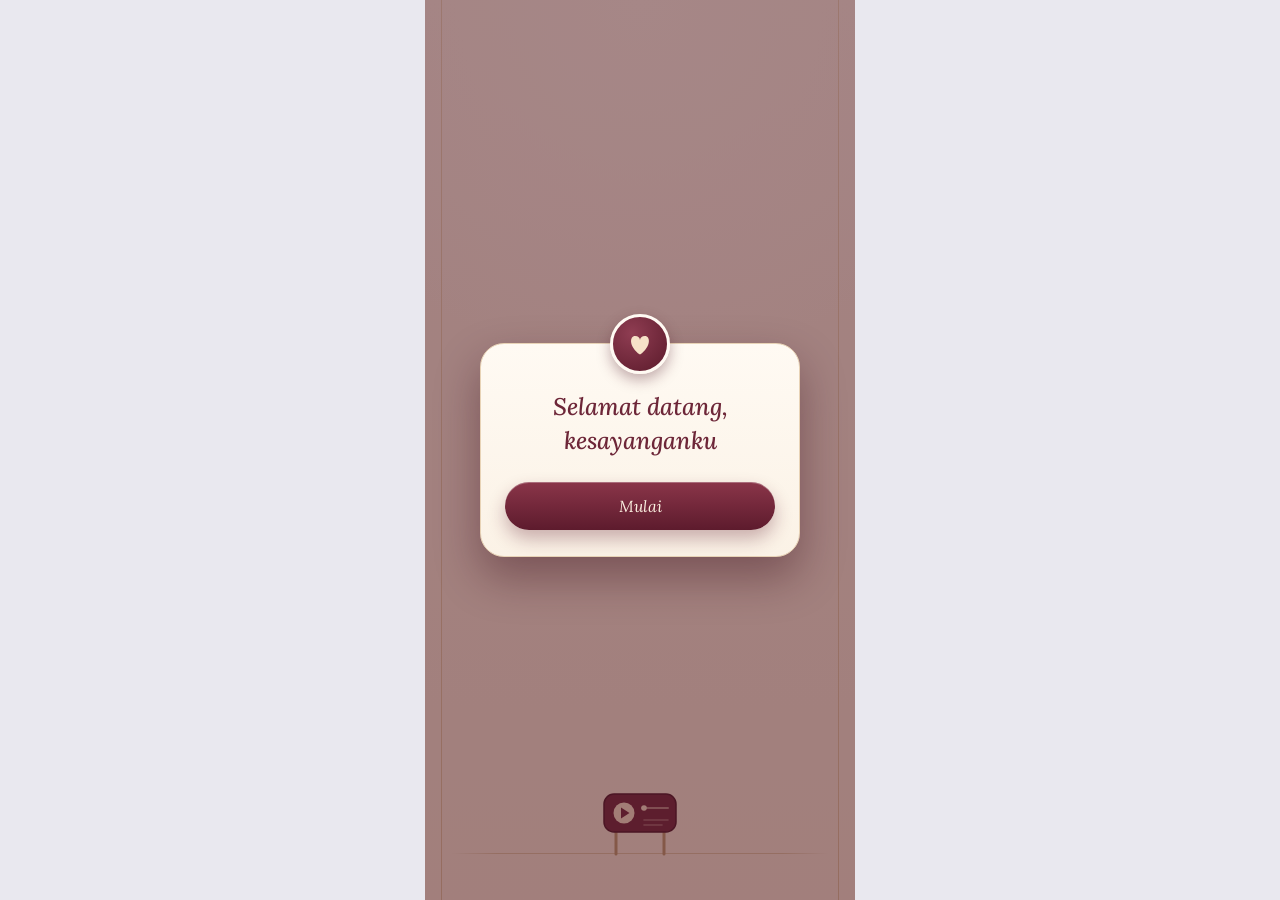
<file: dear idan/index.html>
<!-- kredit ini untuk teman baiku jacky & gohan yang sudah membantu mencari lagu! -->


<!DOCTYPE html>
<html lang="id">
<head>
<meta charset="UTF-8">
<meta name="viewport" content="width=device-width, initial-scale=1, viewport-fit=cover">
<title>Dear Idan</title>
<link rel="preconnect" href="https://fonts.googleapis.com">
<link rel="preconnect" href="https://fonts.gstatic.com" crossorigin>
<link href="https://fonts.googleapis.com/css2?family=Lora:ital,wght@0,400;0,500;1,400;1,500&display=swap" rel="stylesheet">
<link rel="stylesheet" href="style.css">
</head>
<body class="intro away" data-page="1">
<main class="stage">
  <section class="content">
    <p class="kicker">Untuk Idan</p>
    <svg class="envelope" viewBox="0 0 160 106" aria-hidden="true">
  <rect width="160" height="106" rx="3" fill="#6b2335"/>
  <path d="M0 106 L66 50 L0 6Z" fill="#5d1c2d"/>
  <path d="M160 106 L94 50 L160 6Z" fill="#5d1c2d"/>
  <path d="M0 106 L80 44 L160 106Z" fill="#762b3e"/>
  <path class="flap" d="M0 0 L80 64 L160 0Z" fill="#84384c"/>
  <circle class="seal" cx="80" cy="62" r="13.5" fill="#ecd3ad"/>
  <g class="seal" transform="translate(80 61.5) scale(1.2)">
    <path d="M0 6.5C-7 1.5-6.5-5-3-5C-1.2-5 0-3.8 0-2.5C0-3.8 1.2-5 3-5C6.5-5 7 1.5 0 6.5Z" fill="#6b2335"/>
  </g>
  <g class="paper">
    <rect x="18" y="12" width="124" height="82" rx="2" fill="#fffaf3"/>
    <path d="M34 34H126M34 46H126M34 58H108" stroke="#e8d3b6" stroke-width="1.2" stroke-linecap="round"/>
  </g>
</svg>
    <p class="lead">sayang, aku tau kamu masih marah<br>tapi boleh ga kamu baca surat aku ini?
</p>
    <div class="actions">
      <a class="btn btn-open" href="index2.html">Buka surat</a>
    </div>
  </section>
</main>
<audio id="song" src="music/Sparks.mp3" loop preload="auto"></audio>
<script src="script.js"></script>
</body>
</html>
</file>
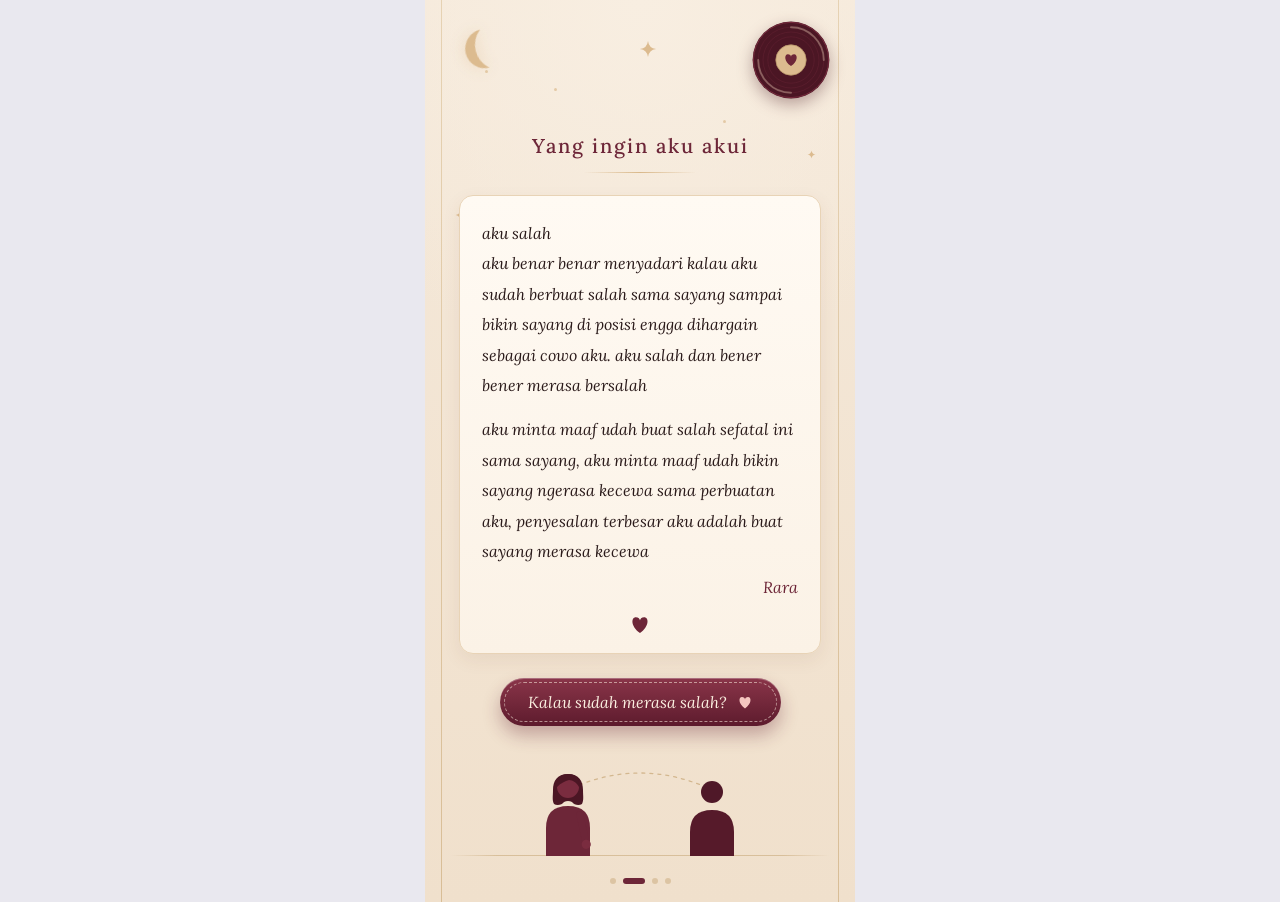
<file: dear idan/index2.html>
<!DOCTYPE html>
<html lang="id">
<head>
<meta charset="UTF-8">
<meta name="viewport" content="width=device-width, initial-scale=1, viewport-fit=cover">
<title>Dear Idan</title>
<link rel="preconnect" href="https://fonts.googleapis.com">
<link rel="preconnect" href="https://fonts.gstatic.com" crossorigin>
<link href="https://fonts.googleapis.com/css2?family=Lora:ital,wght@0,400;0,500;1,400;1,500&display=swap" rel="stylesheet">
<link rel="stylesheet" href="style.css">
</head>
<body data-page="2">
<main class="stage">
  <section class="content">
    <h1 class="title">Yang ingin aku akui</h1>
    <div class="rule"></div>
    <div class="card letter">
      <p>aku salah<br>aku benar benar menyadari kalau aku sudah berbuat salah sama sayang sampai bikin sayang di posisi engga dihargain sebagai cowo aku. aku salah dan bener bener merasa bersalah </p>
      <p>aku minta maaf udah buat salah sefatal ini sama sayang, aku minta maaf udah bikin sayang ngerasa kecewa sama perbuatan aku, penyesalan terbesar aku adalah buat sayang merasa kecewa </p>
      <p class="sign">Rara</p>
      <svg class="heart mid" viewBox="-8 -8 16 16" aria-hidden="true"><path d="M0 6.5C-7 1.5-6.5-5-3-5C-1.2-5 0-3.8 0-2.5C0-3.8 1.2-5 3-5C6.5-5 7 1.5 0 6.5Z"/></svg>
    </div>
    <div class="actions">
      <a class="btn btn-next" href="index3.html">Kalau sudah merasa salah?
        <svg class="heart" viewBox="-8 -8 16 16" aria-hidden="true"><path d="M0 6.5C-7 1.5-6.5-5-3-5C-1.2-5 0-3.8 0-2.5C0-3.8 1.2-5 3-5C6.5-5 7 1.5 0 6.5Z"/></svg>
      </a>
    </div>
  </section>
</main>
<script src="script.js"></script>
</body>
</html>
</file>
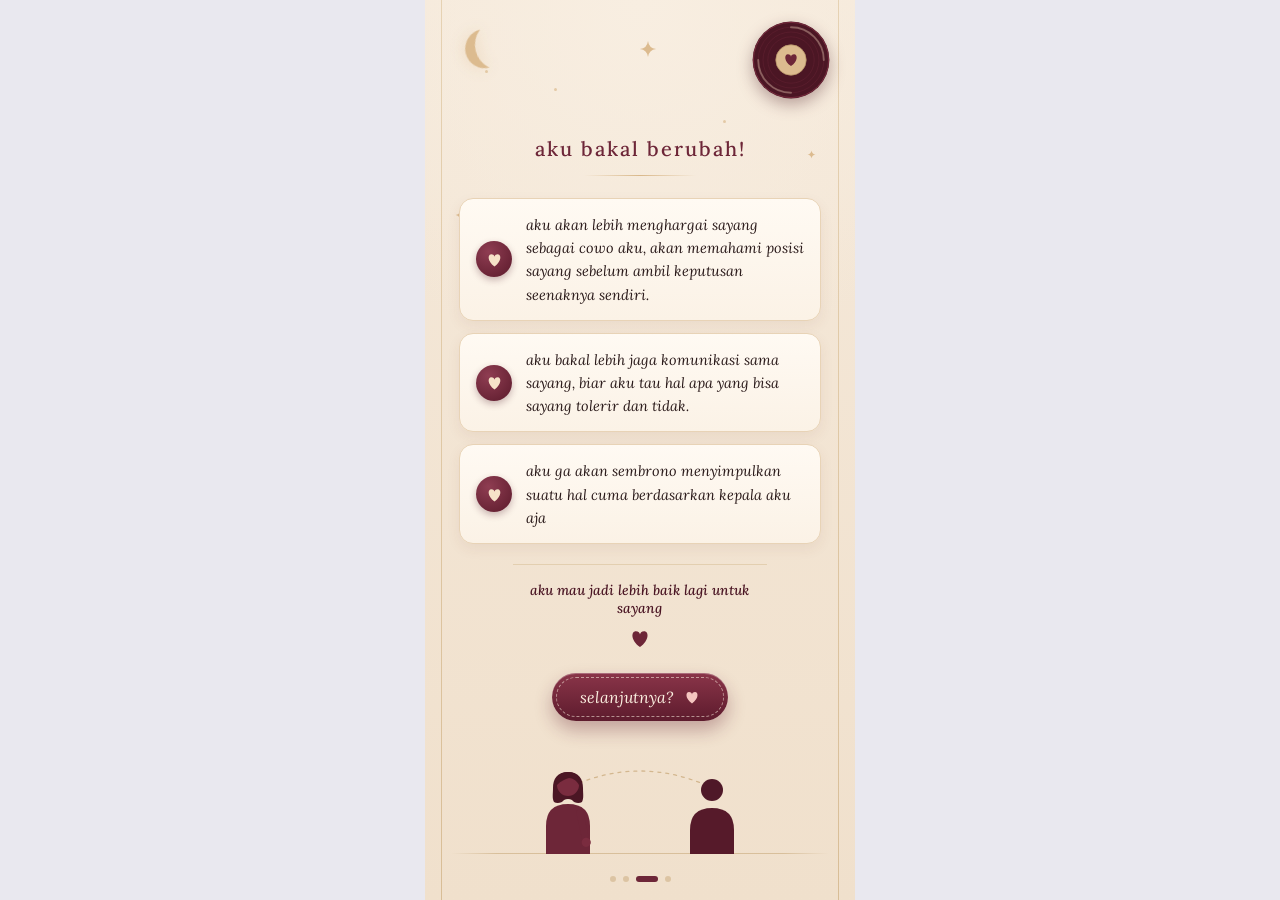
<file: dear idan/index3.html>
<!DOCTYPE html>
<html lang="id">
<head>
<meta charset="UTF-8">
<meta name="viewport" content="width=device-width, initial-scale=1, viewport-fit=cover">
<title>Dear Idan</title>
<link rel="preconnect" href="https://fonts.googleapis.com">
<link rel="preconnect" href="https://fonts.gstatic.com" crossorigin>
<link href="https://fonts.googleapis.com/css2?family=Lora:ital,wght@0,400;0,500;1,400;1,500&display=swap" rel="stylesheet">
<link rel="stylesheet" href="style.css">
</head>
<body data-page="3">
<main class="stage">
  <section class="content">
    <h1 class="title">aku bakal berubah!</h1>
    <div class="rule"></div>
    <div class="promises">
      <div class="promise">
        <span class="badge"><svg class="heart" viewBox="-8 -8 16 16" aria-hidden="true"><path d="M0 6.5C-7 1.5-6.5-5-3-5C-1.2-5 0-3.8 0-2.5C0-3.8 1.2-5 3-5C6.5-5 7 1.5 0 6.5Z"/></svg></span>
        <p>aku akan lebih menghargai sayang sebagai cowo aku, akan memahami posisi sayang sebelum ambil keputusan seenaknya sendiri.
</p>
      </div>
      <div class="promise">
        <span class="badge"><svg class="heart" viewBox="-8 -8 16 16" aria-hidden="true"><path d="M0 6.5C-7 1.5-6.5-5-3-5C-1.2-5 0-3.8 0-2.5C0-3.8 1.2-5 3-5C6.5-5 7 1.5 0 6.5Z"/></svg></span>
        <p>aku bakal lebih jaga komunikasi sama sayang, biar aku tau hal apa yang bisa sayang tolerir dan tidak.</p>
      </div>
      <div class="promise">
        <span class="badge"><svg class="heart" viewBox="-8 -8 16 16" aria-hidden="true"><path d="M0 6.5C-7 1.5-6.5-5-3-5C-1.2-5 0-3.8 0-2.5C0-3.8 1.2-5 3-5C6.5-5 7 1.5 0 6.5Z"/></svg></span>
        <p>aku ga akan sembrono menyimpulkan suatu hal cuma berdasarkan kepala aku aja</p>
      </div>
    </div>
    <p class="closing">aku mau jadi lebih baik lagi untuk sayang</p>
    <svg class="heart mid" viewBox="-8 -8 16 16" aria-hidden="true"><path d="M0 6.5C-7 1.5-6.5-5-3-5C-1.2-5 0-3.8 0-2.5C0-3.8 1.2-5 3-5C6.5-5 7 1.5 0 6.5Z"/></svg>
    <div class="actions">
      <a class="btn btn-next" href="index4.html">selanjutnya?
        <svg class="heart" viewBox="-8 -8 16 16" aria-hidden="true"><path d="M0 6.5C-7 1.5-6.5-5-3-5C-1.2-5 0-3.8 0-2.5C0-3.8 1.2-5 3-5C6.5-5 7 1.5 0 6.5Z"/></svg>
      </a>
    </div>
  </section>
</main>
<script src="script.js"></script>
</body>
</html>
</file>
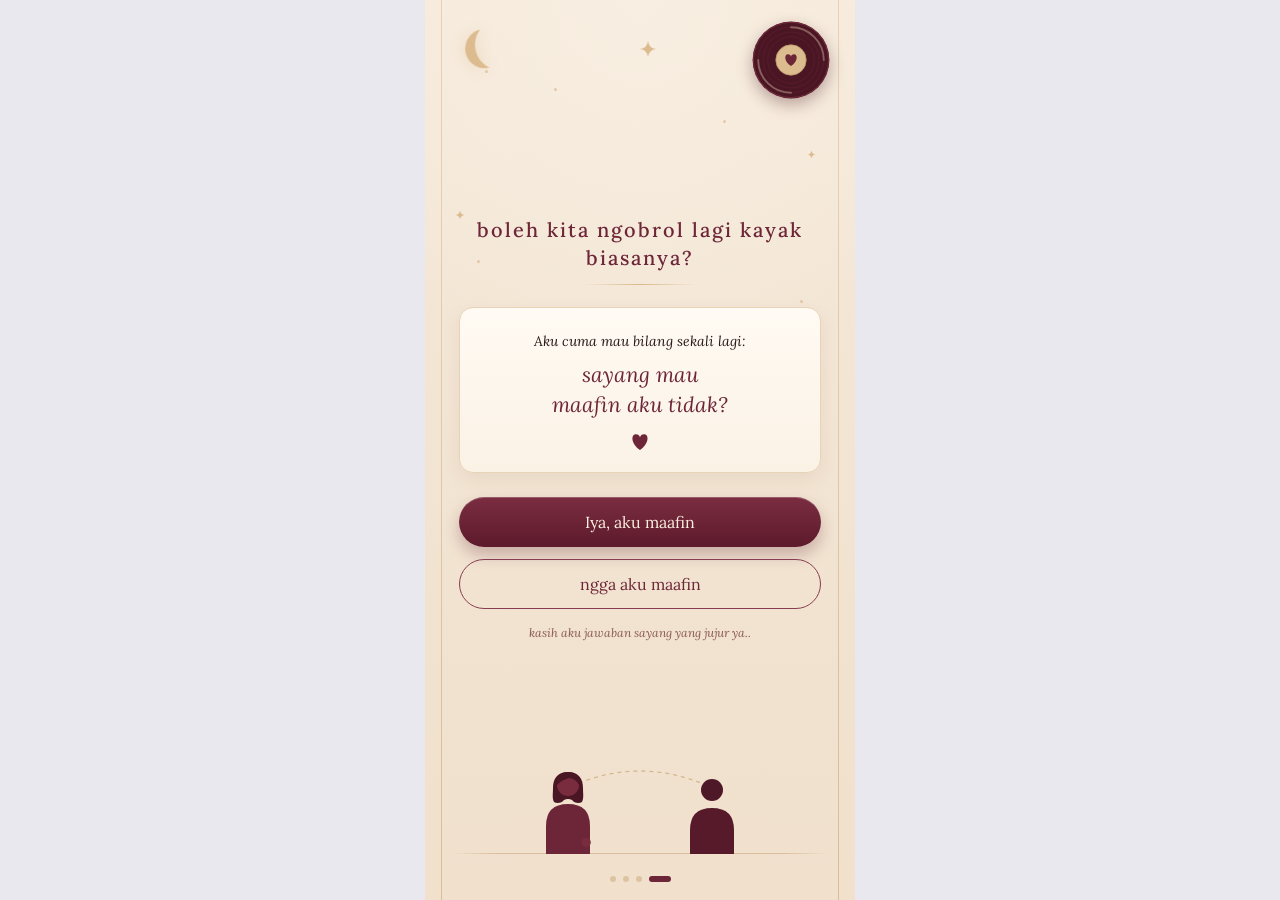
<file: dear idan/index4.html>
<!DOCTYPE html>
<html lang="id">
<head>
<meta charset="UTF-8">
<meta name="viewport" content="width=device-width, initial-scale=1, viewport-fit=cover">
<title>Dear Idan</title>
<link rel="preconnect" href="https://fonts.googleapis.com">
<link rel="preconnect" href="https://fonts.gstatic.com" crossorigin>
<link href="https://fonts.googleapis.com/css2?family=Lora:ital,wght@0,400;0,500;1,400;1,500&display=swap" rel="stylesheet">
<link rel="stylesheet" href="style.css">
</head>
<body data-page="4">
<main class="stage">
  <section class="content">
    <h1 class="title">boleh kita ngobrol lagi kayak biasanya?</h1>
    <div class="rule"></div>
    <div class="card answer">
      <p class="small">Aku cuma mau bilang sekali lagi:</p>
      <p class="big">sayang mau<br>maafin aku tidak?</p>
      <svg class="heart mid" viewBox="-8 -8 16 16" aria-hidden="true"><path d="M0 6.5C-7 1.5-6.5-5-3-5C-1.2-5 0-3.8 0-2.5C0-3.8 1.2-5 3-5C6.5-5 7 1.5 0 6.5Z"/></svg>
    </div>
    <div class="actions stack">
      <button class="btn btn-yes" type="button">Iya, aku maafin</button>
      <button class="btn btn-wait" type="button">ngga aku maafin</button>
    </div>
    <p class="fine">kasih aku jawaban sayang yang jujur ya..</p>
  </section>
  <div class="popup" aria-hidden="true">
    <div class="popup-box" role="dialog" aria-modal="true">
      <button class="popup-close" type="button" aria-label="tutup"><svg viewBox="0 0 12 12" aria-hidden="true"><path d="M2.5 2.5L9.5 9.5M9.5 2.5L2.5 9.5" fill="none" stroke="currentColor" stroke-width="1.6" stroke-linecap="round"/></svg></button>
      <span class="popup-badge"><svg class="heart" viewBox="-8 -8 16 16" aria-hidden="true"><path d="M0 6.5C-7 1.5-6.5-5-3-5C-1.2-5 0-3.8 0-2.5C0-3.8 1.2-5 3-5C6.5-5 7 1.5 0 6.5Z"/></svg></span>
      <h2 class="popup-title">seriusss aku udah dimaafin??</h2>
      <p class="popup-text">chat aku dong sayangg<br>kalau aku sudah dimaafin</p>
      <a class="pop-btn" href="https://wa.me/+6282299286764" target="_blank" rel="noopener">Infokan aktivitas yang ada sayangnya
        <svg class="heart" viewBox="-8 -8 16 16" aria-hidden="true"><path d="M0 6.5C-7 1.5-6.5-5-3-5C-1.2-5 0-3.8 0-2.5C0-3.8 1.2-5 3-5C6.5-5 7 1.5 0 6.5Z"/></svg>
      </a>
    </div>
  </div>
</main>
<script src="script.js"></script>
</body>
</html>
</file>
<file: dear idan/style.css>
:root{
  --cream:#f3e7d8;
  --paper:#fdf8f1;
  --wine:#6d2638;
  --wine-deep:#4b1624;
  --tan:#dcc4a3;
  --gold:#d9b88a;
  --ink:#2a1a1a;
  --stop:calc(50% - 102px);
}

*{box-sizing:border-box;margin:0;padding:0;-webkit-tap-highlight-color:transparent}

html,body{min-height:100%}

body{
  background:#e9e8ef;
  font-family:"Lora",Georgia,"Times New Roman",serif;
  color:var(--ink);
  display:flex;
  justify-content:center;
}

.stage{
  position:relative;
  width:100%;
  max-width:430px;
  min-height:100vh;
  min-height:100dvh;
  overflow:hidden;
  background:
    radial-gradient(120% 60% at 50% 0%,#f8eee1 0%,rgba(248,238,225,0) 70%),
    linear-gradient(180deg,#f5e9da 0%,#f0e0cc 100%);
}

.stage::before,
.stage::after{
  content:"";
  position:absolute;
  top:0;
  bottom:0;
  width:1px;
  background:linear-gradient(180deg,#e6d2b3,#d8bd96);
  z-index:1;
}
.stage::before{left:16px}
.stage::after{right:16px}

.content{
  position:relative;
  z-index:2;
  min-height:100vh;
  min-height:100dvh;
  display:flex;
  flex-direction:column;
  align-items:center;
  justify-content:center;
  padding:132px 34px 176px;
  text-align:center;
}

.kicker{
  font-size:13px;
  letter-spacing:.22em;
  color:#8a5a52;
}

 .vol{
  --fill:70%;
  position:absolute;
  top:108px;
  right:24px;
  z-index:6;
  width:80px;
  height:18px;
  margin:0;
  background:transparent;
  cursor:pointer;
  -webkit-appearance:none;
  appearance:none;
  opacity:0;
  pointer-events:none;
  transition:opacity 1.3s ease;
}
.vol.show{
  opacity:1;
  pointer-events:auto;
}
.vol::-webkit-slider-runnable-track{
  height:4px;
  border-radius:4px;
  background:linear-gradient(90deg,var(--wine) var(--fill),#dcc4a3 var(--fill));
}
.vol::-moz-range-track{
  height:4px;
  border-radius:4px;
  background:#dcc4a3;
}
.vol::-moz-range-progress{
  height:4px;
  border-radius:4px;
  background:var(--wine);
}
.vol::-webkit-slider-thumb{
  -webkit-appearance:none;
  width:16px;
  height:16px;
  margin-top:-6px;
  border-radius:50%;
  border:2px solid #fffaf3;
  background:var(--wine);
  box-shadow:0 2px 5px rgba(70,20,30,.4);
}
.vol::-moz-range-thumb{
  width:12px;
  height:12px;
  border-radius:50%;
  border:2px solid #fffaf3;
  background:var(--wine);
  box-shadow:0 2px 5px rgba(70,20,30,.4);
}
.vol:focus-visible{
  outline:3px solid rgba(109,38,56,.45);
  outline-offset:4px;
  border-radius:6px;
} 

.envelope{
  width:158px;
  height:auto;
  margin:22px 0 26px;
  filter:drop-shadow(0 9px 10px rgba(80,25,40,.28));
}

.envelope{overflow:visible}

.flap{
  transform-box:view-box;
  transform-origin:80px 0;
  transition:transform .55s ease,fill .55s ease;
}
.seal{transition:opacity .3s ease}
.paper{
  opacity:0;
  transform:translateY(8px);
  transition:opacity .4s ease .3s,transform .5s ease .3s;
}

body.opening .flap{
  transform:scaleY(-1);
  fill:#6b2335;
}
body.opening .seal{opacity:0}
body.opening .paper{
  opacity:1;
  transform:translateY(0);
}

body.opening .content>.envelope{
  transform:scale(14);
  transform-origin:50% 46%;
  filter:none;
  transition:transform 1.2s cubic-bezier(.65,0,.35,1) .45s;
  transition-delay:.45s;
}
body.opening .content>.kicker,
body.opening .content>.lead,
body.opening .content>.actions{
  opacity:0;
  transition:opacity .4s ease;
  transition-delay:0s;
}
body.opening .boy,
body.opening .girl,
body.opening .player,
body.opening .note,
body.opening .arc,
body.opening .dots,
body.opening .ground-line{
  opacity:0;
  transition:opacity .1s ease;
}

.lead{
  font-style:italic;
  font-size:15px;
  line-height:1.6;
  max-width:250px;
}

.title{
  font-size:20px;
  font-weight:500;
  letter-spacing:.1em;
  color:var(--wine);
  line-height:1.4;
}

.rule{
  width:112px;
  height:1px;
  margin:12px auto 22px;
  background:linear-gradient(90deg,transparent,var(--gold),transparent);
}

.card{
  width:100%;
  background:linear-gradient(180deg,#fffaf3,#fbf2e6);
  border:1px solid #e8d3b6;
  border-radius:14px;
  padding:22px 22px 18px;
  box-shadow:0 6px 18px rgba(110,60,40,.08);
}

.letter p{
  font-style:italic;
  font-size:16px;
  line-height:1.9;
  text-align:left;
}
.letter p+p{margin-top:14px}
.letter .sign{
  text-align:right;
  color:var(--wine);
  margin-top:6px;
}

.heart{
  width:16px;
  height:16px;
  fill:var(--wine);
  display:block;
  flex:none;
}
.heart.mid{
  width:22px;
  height:22px;
  margin:10px auto 0;
}

.promises{
  width:100%;
  display:flex;
  flex-direction:column;
  gap:12px;
}

.promise{
  display:flex;
  align-items:center;
  gap:14px;
  text-align:left;
  padding:14px 16px;
  background:linear-gradient(180deg,#fffaf3,#fbf2e6);
  border:1px solid #e8d3b6;
  border-radius:14px;
  box-shadow:0 5px 14px rgba(110,60,40,.07);
}
.promise p{
  font-style:italic;
  font-size:14.5px;
  line-height:1.6;
}

.badge{
  flex:none;
  width:36px;
  height:36px;
  border-radius:50%;
  display:grid;
  place-items:center;
  background:radial-gradient(circle at 35% 30%,#8f3d52,#5b1a2b);
  box-shadow:0 3px 7px rgba(80,25,40,.3);
}
.badge .heart{
  width:17px;
  height:17px;
  fill:#f6e2c8;
}

.closing{
  margin-top:20px;
  font-style:italic;
  font-weight:500;
  font-size:14px;
  color:var(--wine-deep);
  padding-top:16px;
  border-top:1px solid #e3cfb0;
  width:70%;
}

.actions{
  margin-top:24px;
  display:flex;
  justify-content:center;
}
.actions.stack{
  width:100%;
  flex-direction:column;
  gap:12px;
}

.btn{
  display:inline-flex;
  align-items:center;
  justify-content:center;
  gap:10px;
  font-family:inherit;
  text-decoration:none;
  cursor:pointer;
  border:0;
  border-radius:999px;
  color:#fbefe0;
  transition:transform .2s ease,box-shadow .2s ease;
}
.btn:focus-visible{
  outline:3px solid rgba(109,38,56,.45);
  outline-offset:3px;
}

.btn-open{
  padding:12px 26px;
  font-size:15px;
  background:linear-gradient(180deg,#7d2f43,#5e1b2d);
  box-shadow:0 7px 14px rgba(95,28,47,.3),inset 0 1px 0 rgba(255,255,255,.22);
}
.btn-open:active{transform:scale(.96)}

.btn-next{
  position:relative;
  padding:14px 28px;
  font-style:italic;
  font-size:16px;
  background:linear-gradient(180deg,#8a3549,#5d1b2d);
  box-shadow:0 9px 18px rgba(95,28,47,.32),inset 0 1px 0 rgba(255,255,255,.28);
  animation:floaty 3.2s ease-in-out infinite;
}
.btn-next::before{
  content:"";
  position:absolute;
  inset:4px;
  border:1.5px dashed rgba(251,239,224,.55);
  border-radius:999px;
  pointer-events:none;
}
.btn-next .heart{
  fill:#f5c6c0;
  animation:beat 1.4s ease-in-out infinite;
}
.btn-next:active{transform:scale(.95)}

.btn-yes{
  width:100%;
  padding:15px;
  font-size:16px;
  background:linear-gradient(180deg,#7b2d41,#5c1a2b);
  box-shadow:0 8px 16px rgba(95,28,47,.28),inset 0 1px 0 rgba(255,255,255,.22);
}
.btn-wait{
  width:100%;
  padding:14px;
  font-size:16px;
  color:var(--wine);
  background:transparent;
  border:1.5px solid #8a3d50;
}
.btn-yes:active,
.btn-wait:active{transform:scale(.98)}

.answer{
  padding:24px 22px 20px;
  transition:opacity .35s ease;
}
.answer.swap{opacity:0}
.answer .small{
  font-style:italic;
  font-size:14px;
}
.answer .big{
  margin-top:10px;
  font-style:italic;
  font-size:21px;
  line-height:1.45;
  color:var(--wine);
}

.fine{
  margin-top:16px;
  font-style:italic;
  font-size:12px;
  color:#8a5a52;
}

.sky{
  position:absolute;
  inset:0;
  z-index:1;
  pointer-events:none;
}
.moon{
  position:absolute;
  top:28px;
  left:32px;
  width:42px;
  height:auto;
  transform:rotate(-14deg);
  filter:drop-shadow(0 0 8px rgba(220,187,143,.45));
}
.spark{
  position:absolute;
  height:auto;
  animation:twinkle 4s ease-in-out infinite;
}
.sp1{top:40px;right:46%;width:18px}
.sp2{top:210px;left:7%;width:10px;animation-delay:1.2s}
.sp3{top:150px;right:9%;width:9px;animation-delay:2.2s}
.dust{
  position:absolute;
  width:3px;
  height:3px;
  border-radius:50%;
  background:#dcbb8f;
  opacity:.7;
}
.d1{top:88px;left:30%}
.d2{top:120px;right:30%}
.d3{top:260px;left:12%}
.d4{top:300px;right:12%}
.d5{top:70px;left:14%}

.ground-line{
  position:absolute;
  left:26px;
  right:26px;
  bottom:46px;
  height:1px;
  z-index:2;
  background:linear-gradient(90deg,transparent,#d8bf9b 12%,#d8bf9b 88%,transparent);
}

.girl{
  position:absolute;
  bottom:46px;
  left:var(--stop);
  width:80px;
  height:90px;
  z-index:3;
}
.girl svg{
  display:block;
  width:80px;
  height:90px;
  overflow:visible;
  transform-origin:50% 100%;
}
.arm{
  transform-box:view-box;
  transform-origin:42px 49px;
  transform:rotate(78deg);
  transition:transform .6s ease;
}

.boy{
  position:absolute;
  bottom:46px;
  left:calc(50% + 42px);
  width:60px;
  height:80px;
  z-index:3;
}
.boy svg{
  display:block;
  width:60px;
  height:80px;
}

.arc{
  position:absolute;
  bottom:110px;
  left:50%;
  width:140px;
  height:30px;
  margin-left:-70px;
  z-index:2;
  overflow:visible;
}

.player{
  position:absolute;
  bottom:46px;
  left:calc(50% - 40px);
  width:80px;
  height:70px;
  z-index:3;
}
.player svg{
  display:block;
  width:80px;
  height:70px;
  overflow:visible;
}
.pbtn{
  transform-box:fill-box;
  transform-origin:center;
}
.pause-icon{opacity:0;transition:opacity .4s ease}
.play-icon{transition:opacity .4s ease}
.playing .pause-icon{opacity:1}
.playing .play-icon{opacity:0}
.pdot{
  transform-box:fill-box;
  transform-origin:center;
}
.playing .pdot{animation:prog 7s linear infinite}

.note{
  position:absolute;
  bottom:118px;
  left:calc(50% - 4px);
  z-index:3;
  font-size:15px;
  color:var(--wine);
  opacity:0;
  pointer-events:none;
}
.note::before{content:"\266A"}
.note.n2{left:calc(50% + 12px);font-size:12px}
.note.n2::before{content:"\266B"}
.playing .note{animation:notefloat 3.6s ease-in infinite}
.playing .note.n2{animation-delay:1.7s}

.dots{
  position:absolute;
  bottom:18px;
  left:0;
  right:0;
  z-index:3;
  display:flex;
  justify-content:center;
  align-items:center;
  gap:7px;
}
.dots i{
  display:block;
  width:6px;
  height:6px;
  border-radius:50%;
  background:var(--tan);
  transition:width .4s ease,background .4s ease;
}
.dots i.on{
  width:22px;
  border-radius:4px;
  background:var(--wine);
}

.disc{
  position:absolute;
  top:20px;
  right:24px;
  z-index:6;
  width:80px;
  height:80px;
  display:block;
  background:none;
  border:0;
  font-family:inherit;
  cursor:pointer;
  opacity:0;
  transform:translateY(-14px) scale(.9);
  pointer-events:none;
  transition:opacity 1.3s ease,transform 1.3s ease;
}
.disc.show{
  opacity:1;
  transform:none;
  pointer-events:auto;
}
.disc:focus-visible{
  outline:3px solid rgba(109,38,56,.45);
  outline-offset:4px;
  border-radius:50%;
}
.disc svg{
  display:block;
  width:80px;
  height:80px;
  border-radius:50%;
  filter:drop-shadow(0 6px 8px rgba(70,20,30,.35));
  animation:spin 5s linear infinite;
}
.disc.off svg{animation-play-state:paused}
.disc-note{
  position:absolute;
  top:50%;
  right:calc(100% + 10px);
  width:124px;
  transform:translateY(-50%);
  font:600 10.5px/1.4 system-ui,-apple-system,"Segoe UI",Roboto,sans-serif;
  color:var(--wine-deep);
  background:rgba(255,250,242,.94);
  border:1px solid #e4cdb0;
  border-radius:8px;
  padding:5px 8px;
  text-align:center;
  opacity:0;
  pointer-events:none;
  transition:opacity .6s ease;
}
.disc.hint .disc-note{opacity:1}

.floater{
  position:absolute;
  bottom:96px;
  z-index:7;
  pointer-events:none;
  opacity:0;
  animation:heartrise 3.4s ease-out forwards;
}
.floater svg{
  display:block;
  fill:#b04560;
}

.intro .sky,
.intro .boy,
.intro .arc,
.intro .dots{opacity:0}

.sky,
.boy,
.arc,
.dots{transition:opacity 2s ease}

.content>*{
  transition:opacity 1.8s ease,transform 1.8s ease;
}
.intro .content>*{
  opacity:0;
  transform:translateY(12px);
}
.content>*:nth-child(2){transition-delay:.25s}
.content>*:nth-child(3){transition-delay:.5s}
.content>*:nth-child(4){transition-delay:.75s}

body:not([data-page="1"]) .content>*{
  animation:rise 1.1s ease both;
}
body:not([data-page="1"]) .content>*:nth-child(2){animation-delay:.12s}
body:not([data-page="1"]) .content>*:nth-child(3){animation-delay:.24s}
body:not([data-page="1"]) .content>*:nth-child(4){animation-delay:.36s}
body:not([data-page="1"]) .content>*:nth-child(5){animation-delay:.48s}
body:not([data-page="1"]) .content>*:nth-child(6){animation-delay:.6s}

.stage.leave .content{
  opacity:0;
  transition:opacity .38s ease;
}

.away .girl{left:-110px}
.walk .girl{transition:left 3.6s cubic-bezier(.45,.05,.4,1)}
.walk .girl svg{animation:step .6s ease-in-out 6}
.reach .arm{transform:rotate(0deg)}
.press .arm{animation:tap .5s ease}
.press .pbtn{animation:pushed .5s ease}

@keyframes spin{to{transform:rotate(360deg)}}

@keyframes beat{
  0%,100%{transform:scale(1)}
  15%{transform:scale(1.28)}
  30%{transform:scale(1)}
  45%{transform:scale(1.18)}
  60%{transform:scale(1)}
}

@keyframes floaty{
  0%,100%{transform:translateY(0)}
  50%{transform:translateY(-4px)}
}

@keyframes rise{
  from{opacity:0;transform:translateY(12px)}
  to{opacity:1;transform:none}
}

@keyframes step{
  0%{transform:translateY(0) rotate(0)}
  25%{transform:translateY(-4px) rotate(3deg)}
  50%{transform:translateY(0) rotate(0)}
  75%{transform:translateY(-4px) rotate(-3deg)}
  100%{transform:translateY(0) rotate(0)}
}

@keyframes tap{
  0%{transform:rotate(0deg)}
  40%{transform:rotate(8deg)}
  100%{transform:rotate(0deg)}
}

@keyframes pushed{
  0%{transform:scale(1)}
  40%{transform:scale(.82)}
  100%{transform:scale(1)}
}

@keyframes twinkle{
  0%,100%{opacity:.35;transform:scale(.85)}
  50%{opacity:1;transform:scale(1.1)}
}

@keyframes prog{
  from{transform:translateX(0)}
  to{transform:translateX(24px)}
}

@keyframes notefloat{
  0%{opacity:0;transform:translate(0,0)}
  15%{opacity:.9}
  100%{opacity:0;transform:translate(10px,-34px)}
}

@keyframes heartrise{
  0%{opacity:0;transform:translateY(0) scale(.6)}
  15%{opacity:.95}
  100%{opacity:0;transform:translateY(-320px) scale(1.1)}
}

.answer.sad .small,
.answer.sad .big{display:none}

.scatter{
  position:relative;
  height:190px;
  margin:0 auto;
}
.scatter .pic{
  position:absolute;
  left:50%;
  top:50%;
  width:120px;
  height:auto;
  transform:translate(-50%,-50%);
}
.scatter .w{
  position:absolute;
  font-style:italic;
  font-size:19px;
  color:var(--wine);
  transform:rotate(var(--r));
  animation:bob 3s ease-in-out infinite;
}
.scatter .w1{top:6px;left:6px;--r:-8deg}
.scatter .w2{top:16px;right:4px;--r:6deg;animation-delay:.5s}
.scatter .w3{bottom:20px;left:12px;--r:5deg;animation-delay:1s}
.scatter .w4{bottom:4px;right:6px;--r:-6deg;font-size:23px;animation-delay:1.5s}

@keyframes bob{
  0%,100%{transform:rotate(var(--r)) translateY(0)}
  50%{transform:rotate(var(--r)) translateY(-4px)}
}

.popup{
  position:fixed;
  top:0;
  bottom:0;
  left:50%;
  width:100%;
  max-width:430px;
  transform:translateX(-50%);
  z-index:10;
  display:flex;
  align-items:center;
  justify-content:center;
  padding:28px;
  background:rgba(75,22,36,.48);
  opacity:0;
  visibility:hidden;
  transition:opacity .4s ease,visibility 0s linear .4s;
}
.popup.show{
  opacity:1;
  visibility:visible;
  transition:opacity .4s ease;
}
.popup-box{
  position:relative;
  width:100%;
  max-width:320px;
  text-align:center;
  background:linear-gradient(180deg,#fffaf3,#fbf2e6);
  border:1px solid #e8d3b6;
  border-radius:24px;
  padding:46px 24px 26px;
  box-shadow:0 20px 44px rgba(60,16,28,.4);
  opacity:0;
  transform:scale(.6) translateY(24px);
}
.popup.show .popup-box{
  animation:popin .65s cubic-bezier(.2,1.4,.4,1) .1s forwards;
}
.popup-badge{
  position:absolute;
  top:-30px;
  left:50%;
  width:60px;
  height:60px;
  margin-left:-30px;
  border-radius:50%;
  display:grid;
  place-items:center;
  background:radial-gradient(circle at 35% 30%,#8f3d52,#5b1a2b);
  box-shadow:0 6px 14px rgba(80,25,40,.35);
  border:3px solid #fffaf3;
}
.popup-badge .heart{
  width:26px;
  height:26px;
  fill:#f6e2c8;
  animation:beat 1.4s ease-in-out infinite;
}
.popup-title{
  font-size:28px;
  font-style:italic;
  font-weight:500;
  color:var(--wine);
  letter-spacing:.04em;
}
.popup-text{
  margin-top:10px;
  font-style:italic;
  font-size:16px;
  line-height:1.7;
}
.popup-close{
  position:absolute;
  top:12px;
  right:12px;
  width:30px;
  height:30px;
  border:0;
  border-radius:50%;
  background:rgba(109,38,56,.08);
  color:var(--wine);
  display:grid;
  place-items:center;
  cursor:pointer;
}
.popup-close svg{
  width:12px;
  height:12px;
  display:block;
}
.popup-close:focus-visible,
.pop-btn:focus-visible{
  outline:3px solid rgba(109,38,56,.45);
  outline-offset:3px;
}
.pop-btn{
  margin-top:22px;
  display:inline-flex;
  align-items:center;
  justify-content:center;
  gap:10px;
  width:100%;
  padding:14px 18px;
  font-family:inherit;
  font-style:italic;
  font-size:16px;
  text-decoration:none;
  color:#fbefe0;
  border-radius:999px;
  background:linear-gradient(180deg,#8a3549,#5d1b2d);
  box-shadow:0 9px 18px rgba(95,28,47,.32),inset 0 1px 0 rgba(255,255,255,.28);
  animation:wiggle 2.6s ease-in-out 1.2s infinite;
  transition:transform .2s ease;
}
.pop-btn .heart{
  fill:#f5c6c0;
  animation:beat 1.4s ease-in-out infinite;
}
.pop-btn:active{transform:scale(.96)}

@keyframes popin{
  0%{opacity:0;transform:scale(.6) translateY(24px)}
  100%{opacity:1;transform:scale(1) translateY(0)}
}

@keyframes wiggle{
  0%,70%,100%{transform:rotate(0) scale(1)}
  76%{transform:rotate(-2.5deg) scale(1.03)}
  82%{transform:rotate(2.5deg) scale(1.03)}
  88%{transform:rotate(-1.5deg) scale(1.02)}
  94%{transform:rotate(1deg) scale(1)}
}

@media (prefers-reduced-motion:reduce){
  .btn-next,
  .btn-next .heart,
  .pop-btn,
  .pop-btn .heart,
  .popup-badge .heart,
  .spark{animation:none}
}

@media (max-height:620px){
  .content{padding-top:124px}
}

/* BROWSER BGSD BIKIN NAMBAH KERJAAN */

.gate{
  position:absolute;
  inset:0;
  z-index:20;
  display:flex;
  align-items:center;
  justify-content:center;
  padding:28px;
  background:rgba(75,22,36,.48);
  transition:opacity .6s ease;
}
.gate.gone{opacity:0;pointer-events:none}
.gate-box{
  position:relative;
  width:100%;
  max-width:320px;
  text-align:center;
  background:linear-gradient(180deg,#fffaf3,#fbf2e6);
  border:1px solid #e8d3b6;
  border-radius:24px;
  padding:46px 24px 26px;
  box-shadow:0 20px 44px rgba(60,16,28,.4);
  animation:popin .65s cubic-bezier(.2,1.4,.4,1) both;
}
.gate-badge{
  position:absolute;
  top:-30px;
  left:50%;
  width:60px;
  height:60px;
  margin-left:-30px;
  border-radius:50%;
  display:grid;
  place-items:center;
  background:radial-gradient(circle at 35% 30%,#8f3d52,#5b1a2b);
  box-shadow:0 6px 14px rgba(80,25,40,.35);
  border:3px solid #fffaf3;
}
.gate-badge .heart{
  width:26px;
  height:26px;
  fill:#f6e2c8;
  animation:beat 1.4s ease-in-out infinite;
}
.gate-title{
  font-size:24px;
  font-style:italic;
  font-weight:500;
  line-height:1.4;
  color:var(--wine);
}
.gate-btn{
  margin-top:24px;
  width:100%;
  padding:14px;
  font-family:inherit;
  font-style:italic;
  font-size:16px;
  color:#fbefe0;
  border:0;
  border-radius:999px;
  cursor:pointer;
  background:linear-gradient(180deg,#8a3549,#5d1b2d);
  box-shadow:0 9px 18px rgba(95,28,47,.32),inset 0 1px 0 rgba(255,255,255,.28);
}
.gate-btn:active{transform:scale(.96)}
</file>
